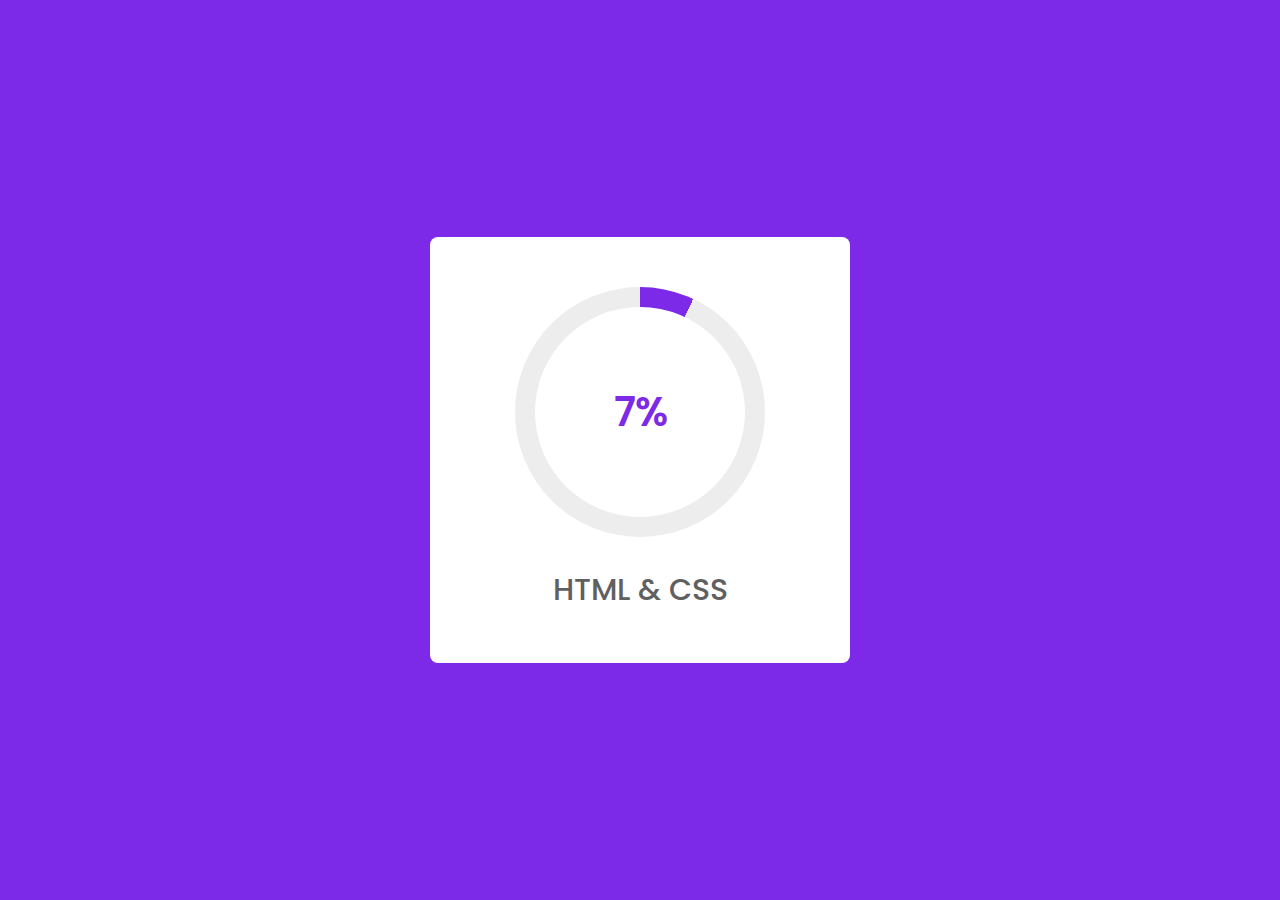
<file: Barra de Progresso Circular/Index.html>
<!doctype html>
    <html lang="en">
    <head>
        <meta charset="UTF-8">
        <meta http-equiv="X-UA-Compatible" content="IE=edge">
        <meta name="viewport" content="width=device-width, initial-scale=1.0">
        <title> Carregamento | Eldodev </title>

        <!-- CSS -->
        <link rel="stylesheet" href="css/style.css">
                                        
    </head>
    <body>
        <div class="container">
            <div class="circular-progress">
                <span class="progress-value">0%</span>
            </div>

            <span class="text">HTML &amp; CSS</span>
        </div>

        <!-- JavaScript -->
        <script src="js/script.js"></script>
    
</body></html>
</file>
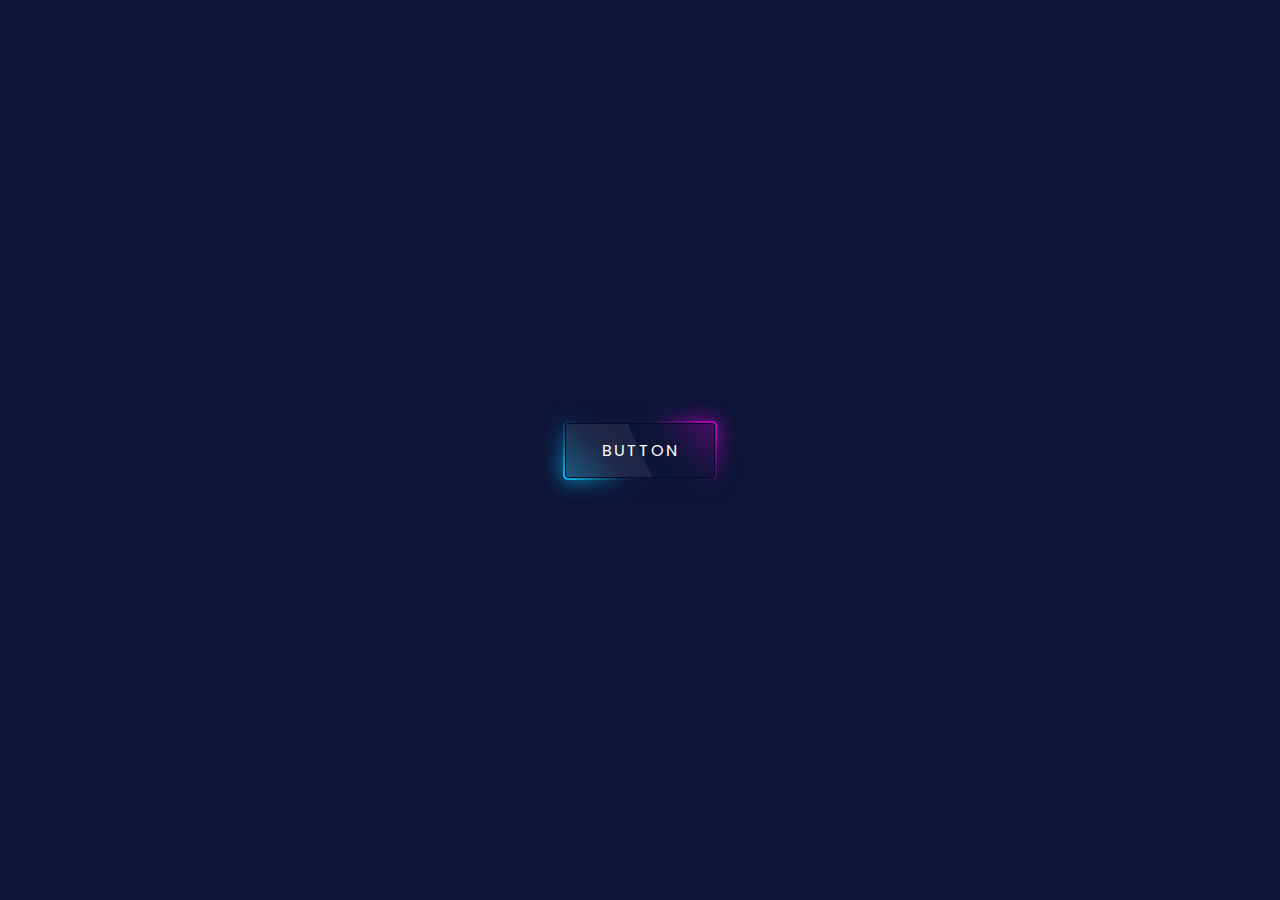
<file: Butao Neon/index.html>
<!doctype html>
<html lang="en">
<head>
  <meta charset="UTF-8">
  <title>Glowing Neon Button</title>
  <link rel="stylesheet" href="./style.css">

</head>
<body>
  <a href="#">
      <i></i>
      <i></i>
      <span>Button</span>
  </a>
<!-- partial -->
  <script src="./script.js"></script>


</body></html>
</file>
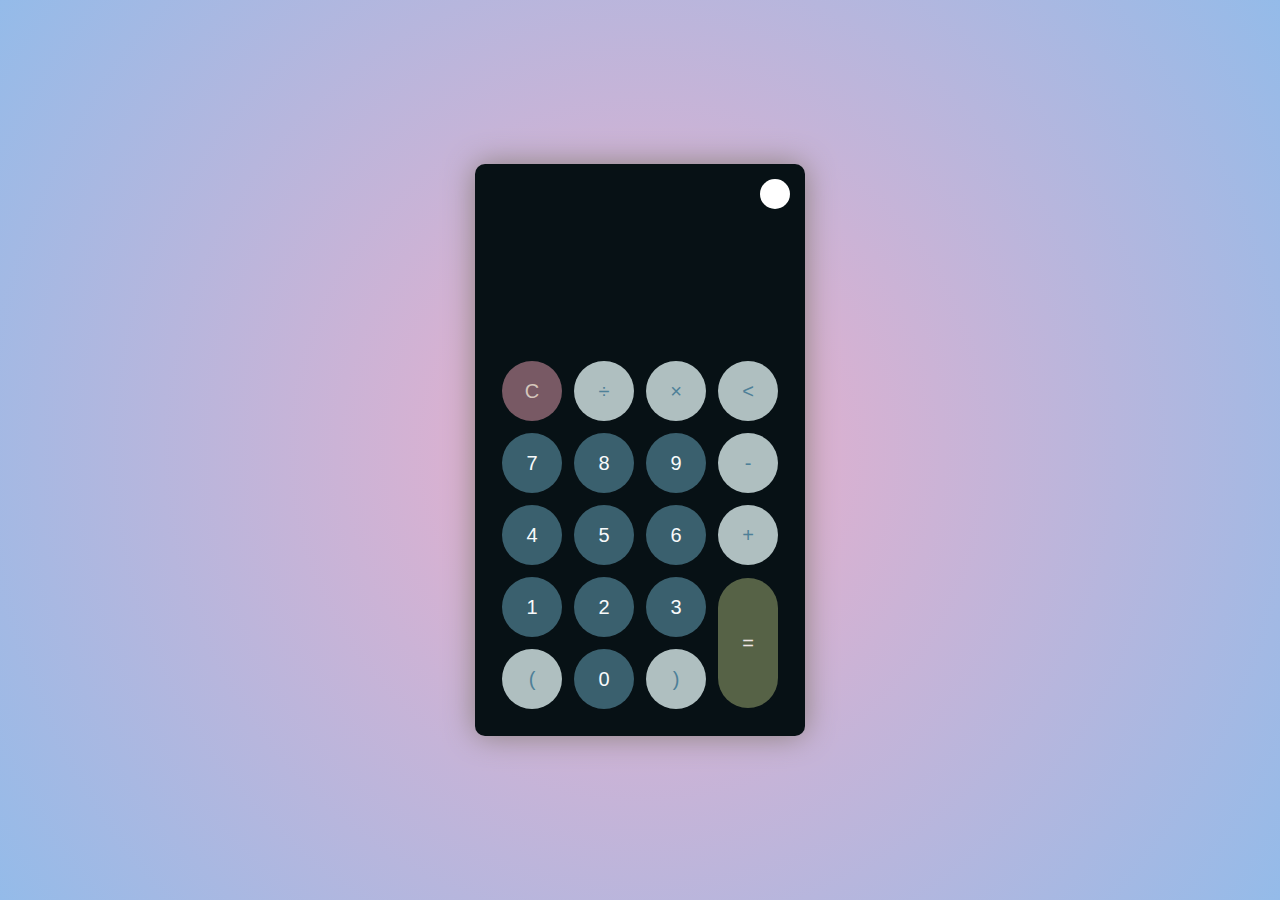
<file: Calculadora - Escuro e Claro/index.html>
<!DOCTYPE html>
<html lang="en" >
<head>
  <meta charset="UTF-8">
  <title>Calculadora com tema Dark &amp; Light | Eldodev</title>
  <link rel="stylesheet" href="./style.css">

</head>
<body>

<div class="container">
  <div class="calculator dark">
    <div class="theme-toggler active">
      <i class="toggler-icon"></i>
    </div>
    <div class="display-screen">
      <div id="display"></div>
    </div>
    <div class="buttons">
      <table>
        <tr>
          <td><button class="btn-operator" id="clear">C</button></td>
          <td><button class="btn-operator" id="/">&divide;</button></td>
          <td><button class="btn-operator" id="*">&times;</button></td>
          <td><button class="btn-operator" id="backspace"><</button></td>
        </tr>
        <tr>
          <td><button class="btn-number" id="7">7</button></td>
          <td><button class="btn-number" id="8">8</button></td>
          <td><button class="btn-number" id="9">9</button></td>
          <td><button class="btn-operator" id="-">-</button></td>
        </tr>
        <tr>
          <td><button class="btn-number" id="4">4</button></td>
          <td><button class="btn-number" id="5">5</button></td>
          <td><button class="btn-number" id="6">6</button></td>
          <td><button class="btn-operator" id="+">+</button></td>
        </tr>
        <tr>
          <td><button class="btn-number" id="1">1</button></td>
          <td><button class="btn-number" id="2">2</button></td>
          <td><button class="btn-number" id="3">3</button></td>
          <td rowspan="2"><button class="btn-equal" id="equal">=</button></td>
        </tr>
        <tr>
          <td><button class="btn-operator" id="(">(</button></td>
          <td><button class="btn-number" id="0">0</button></td>
          <td><button class="btn-operator" id=")">)</button></td>
        </tr>
      </table>
    </div>
  </div>
</div>
  <script  src="./script.js"></script>

</body>
</html>
</file>
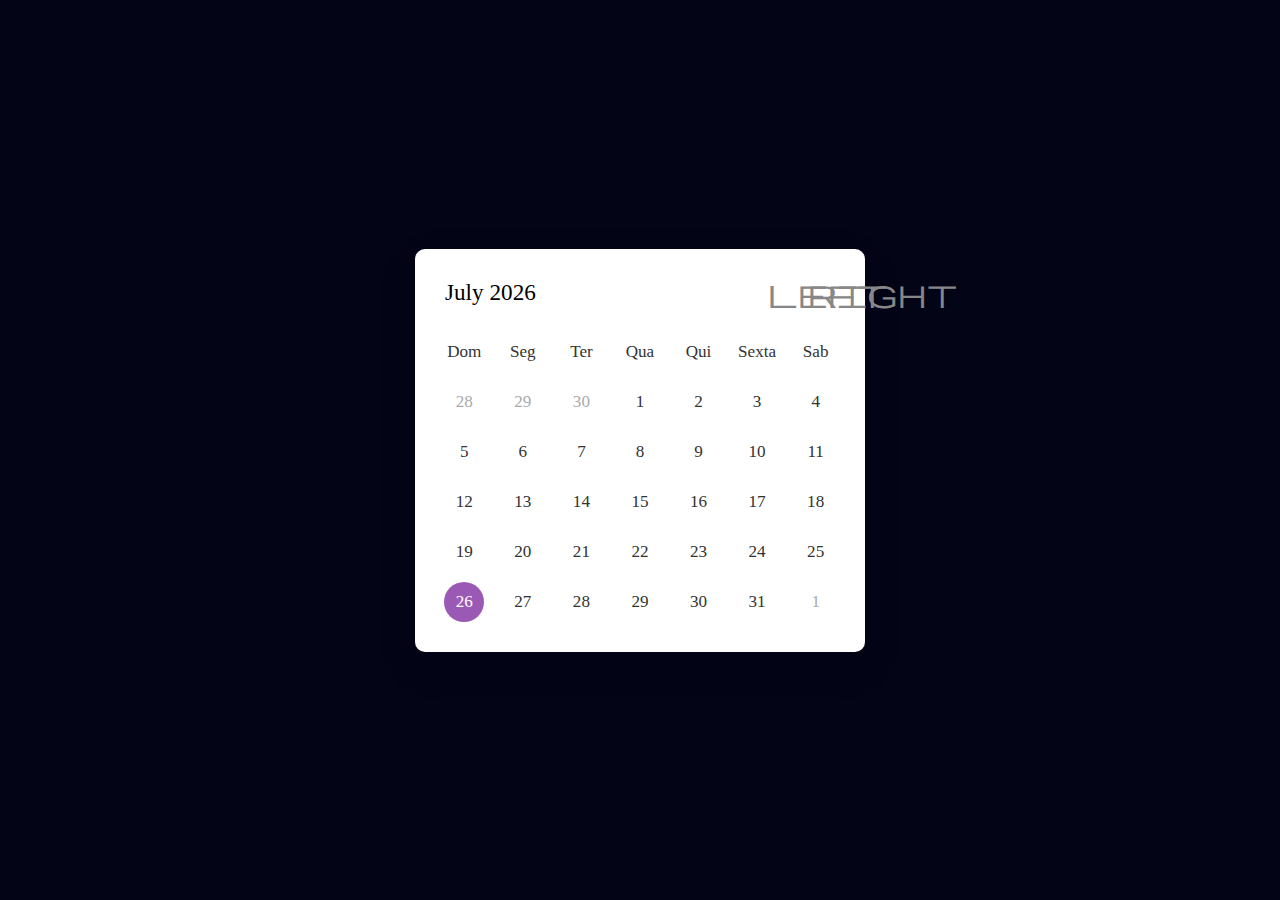
<file: Calendário JavaScript/index.html>
<!DOCTYPE html>
<html lang="en" dir="ltr">
  <head>
    <meta charset="utf-8">
    <title>Dynamic Calendar JavaScript | Eldodev</title>
    <link rel="stylesheet" href="style.css">
    <meta name="viewport" content="width=device-width, initial-scale=1.0">
    <!-- Google Font Link for Icons -->
    <link rel="stylesheet" href="https://fonts.googleapis.com/css2?family=Material+Symbols+Rounded:opsz,wght,FILL,GRAD@20..48,100..700,0..1,-50..200">
    <script src="script.js" defer></script>
  </head>
  <body>
    <div class="wrapper">
      <header>
        <p class="current-date"></p>
        <div class="icons">
          <span id="prev" class="material-symbols-rounded">left</span>
          <span id="next" class="material-symbols-rounded">right</span>
        </div>
      </header>
      <div class="calendar">
        <ul class="weeks">
          <li>Dom</li>
          <li>Seg</li>
          <li>Ter</li>
          <li>Qua</li>
          <li>Qui</li>
          <li>Sexta</li>
          <li>Sab</li>
        </ul>
        <ul class="days"></ul>
      </div>
    </div>
    
  </body>
</html>
</file>
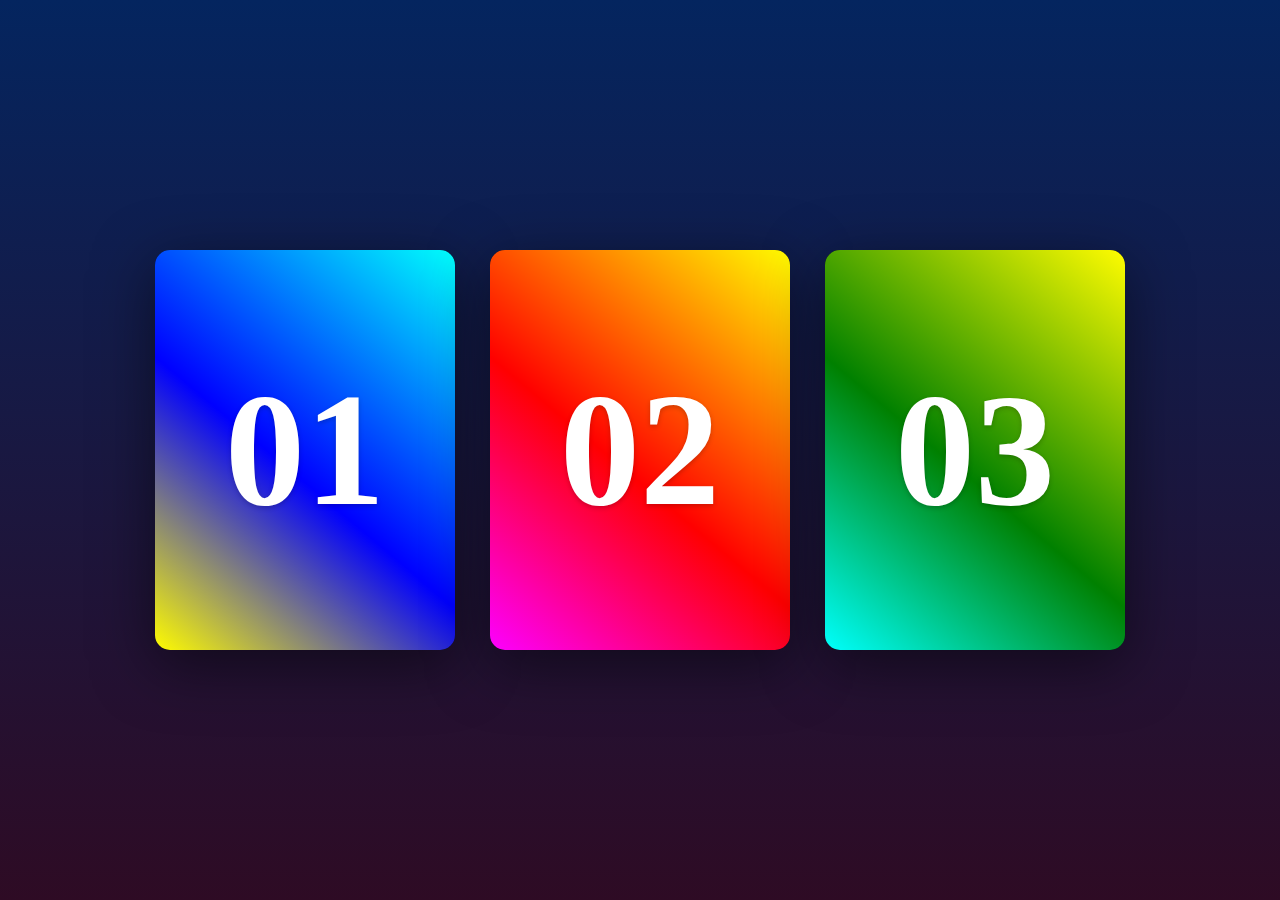
<file: Cartão com Efeito de Passar o Mouse V2/index.html>
<!DOCTYPE html>
<html lang="en" >
<head>
  <meta charset="UTF-8">
  <title>Cards Hover Effect -&gt; HTML &amp; CSS| Eldodev </title>
  <link rel="stylesheet" href="./style.css">

</head>
<body>
<div class="container">

  <div class="card">
    <div class="face face1">
      <div class="content">
        <span class="stars"></span>
        <h2 class="java">Java</h2>
        <p class="java">Java is a class-based, object-oriented programming language that is designed to have as few implementation dependencies as possible.</p>
      </div>
    </div>
    <div class="face face2">
      <h2>01</h2>
    </div>
  </div>

  <div class="card">
    <div class="face face1">
      <div class="content">
        <span class="stars"></span>
        <h2 class="python">Python</h2>
        <p class="python">Python is an interpreted, high-level and general-purpose programming language.</p>
      </div>
    </div>
    <div class="face face2">
      <h2>02</h2>
    </div>
  </div>

  <div class="card">
    <div class="face face1">
      <div class="content">
        <span class="stars"></span>
        <h2 class="cSharp">C#</h2>
        <p class="cSharp">C# is a general-purpose, multi-paradigm programming language encompassing static typing, strong typing, lexically scoped and component-oriented programming disciplines.</p>
      </div>
    </div>
    <div class="face face2">
      <h2>03</h2>
    </div>
  </div>
</div>
</body>
</html>
</file>
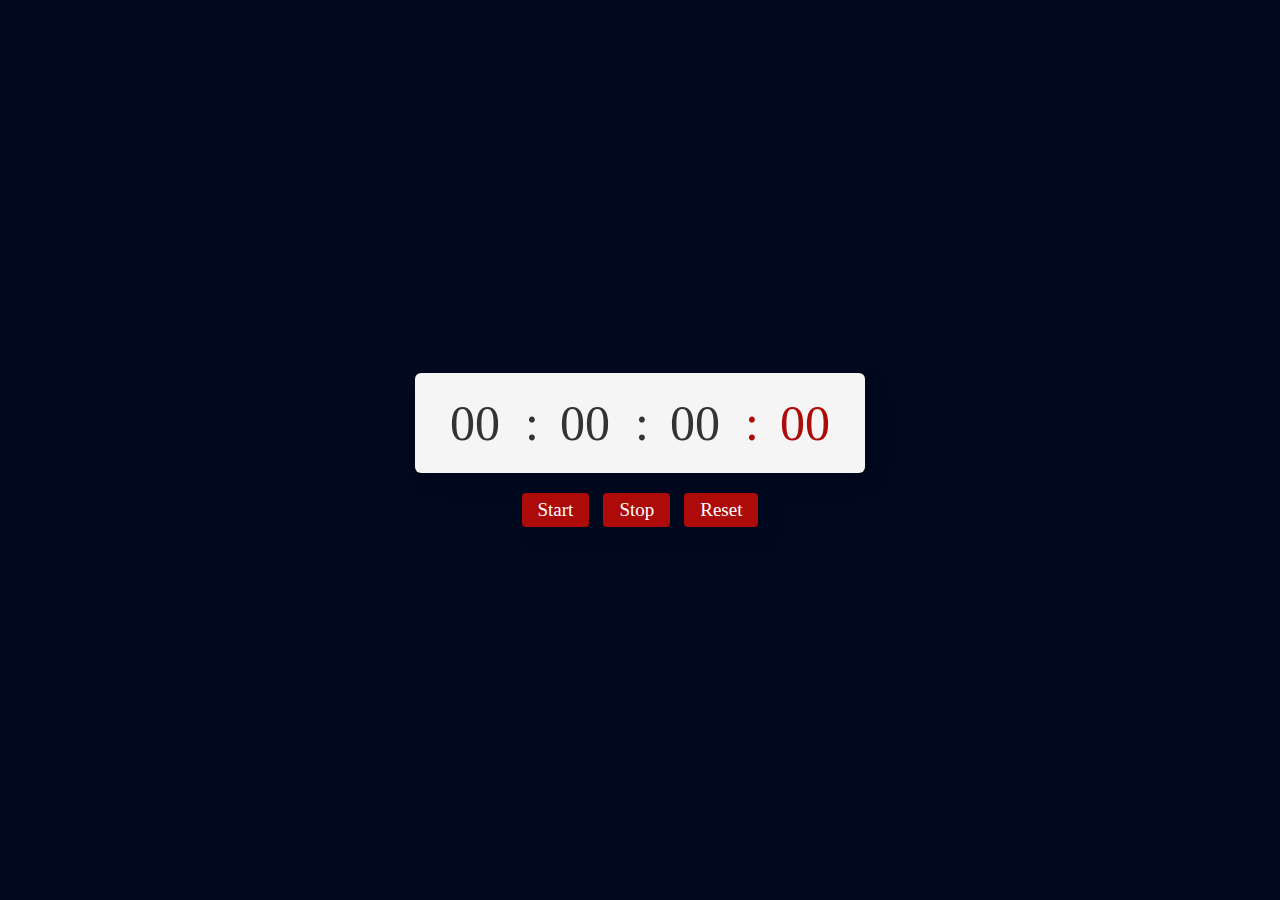
<file: Cronômetro/index.html>
<!DOCTYPE html>
<html lang="en" >
<head>
  <meta charset="UTF-8">
  <title>Temporizador | Eldodev</title>
  <link rel="stylesheet" href="./style.css">

</head>
<body>

<div class="wrapper">

  <div class="time">
    <span class="hour">00</span>
    <span class="colon">:</span>
    <span class="minute">00</span>
    <span class="colon">:</span>
    <span class="second">00</span>
    <span class="colon ms-colon">:</span>
    <span class="millisecond">00</span>
  </div>

  <div class="buttons">
    <button class="start">Start</button>
    <button class="stop">Stop</button>
    <button class="reset">Reset</button>
  </div>

</div>

  <script  src="./script.js"></script>

</body>
</html>
</file>
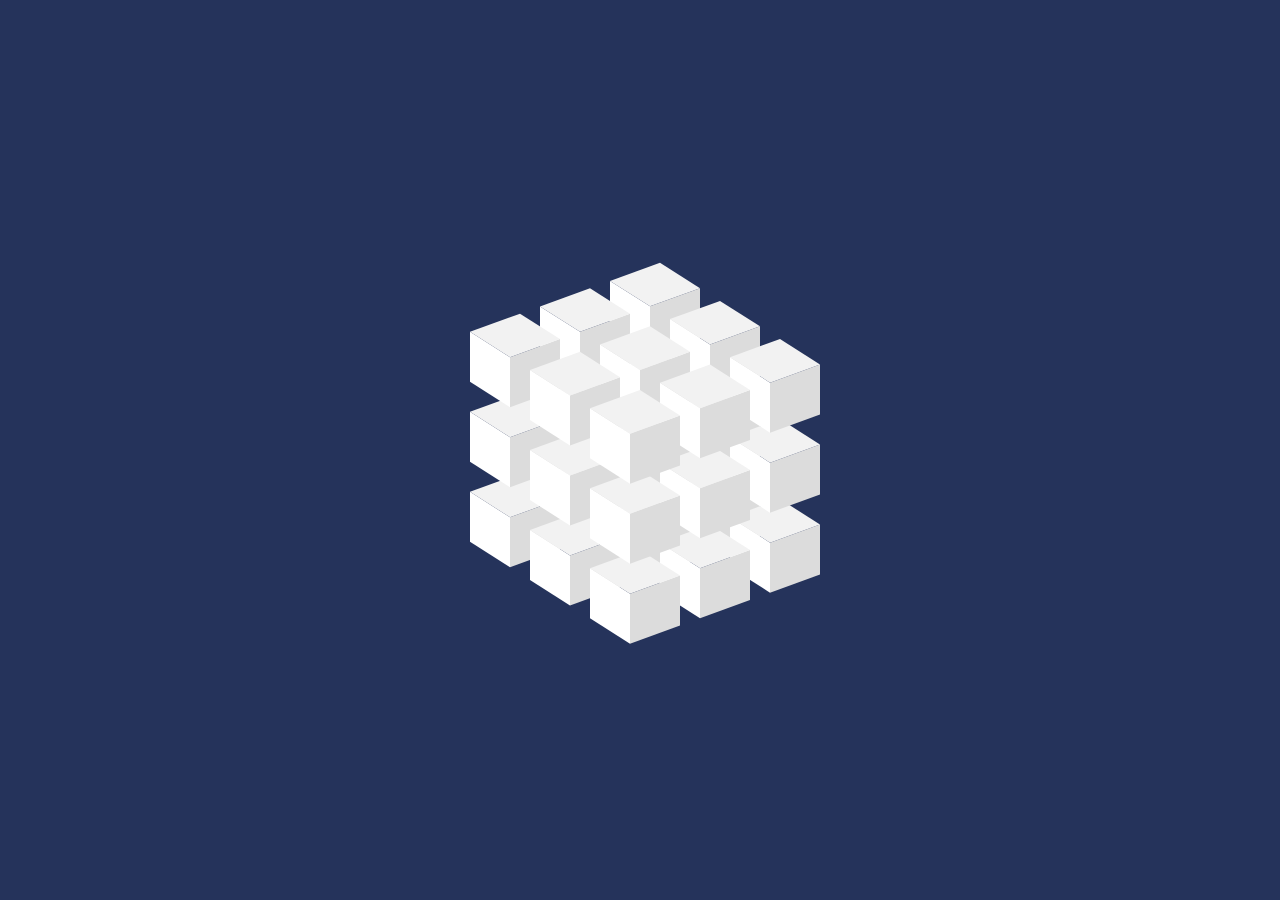
<file: Cubo Hover CSS/index.html>
<!DOCTYPE html>
<html lang="en" >
<head>
  <meta charset="UTF-8">
  <title>Cubo Hover | Eldodev</title>
  <link rel="stylesheet" href="./style.css">

</head>
<body>

<div class="container">
	<div class="cube">
		<div style="--x:-1; --y:0;">
			<span style="--i:3;"></span>
			<span style="--i:2;"></span>
			<span style="--i:1;"></span>
		</div>
		<div style="--x:0; --y:0;">
			<span style="--i:3;"></span>
			<span style="--i:2;"></span>
			<span style="--i:1;"></span>
		</div>
		<div style="--x:1; --y:0;">
			<span style="--i:3;"></span>
			<span style="--i:2;"></span>
			<span style="--i:1;"></span>
		</div>
	</div>
	<div class="cube">
		<div style="--x:-1; --y:0;">
			<span style="--i:3;"></span>
			<span style="--i:2;"></span>
			<span style="--i:1;"></span>
		</div>
		<div style="--x:0; --y:0;">
			<span style="--i:3;"></span>
			<span style="--i:2;"></span>
			<span style="--i:1;"></span>
		</div>
		<div style="--x:1; --y:0;">
			<span style="--i:3;"></span>
			<span style="--i:2;"></span>
			<span style="--i:1;"></span>
		</div>
	</div>
	<div class="cube">
		<div style="--x:-1; --y:0;">
			<span style="--i:3;"></span>
			<span style="--i:2;"></span>
			<span style="--i:1;"></span>
		</div>
		<div style="--x:0; --y:0;">
			<span style="--i:3;"></span>
			<span style="--i:2;"></span>
			<span style="--i:1;"></span>
		</div>
		<div style="--x:1; --y:0;">
			<span style="--i:3;"></span>
			<span style="--i:2;"></span>
			<span style="--i:1;"></span>
		</div>
	</div>
</div>

  
</body>
</html>
</file>
<file: Barra de Progresso Circular/css/style.css>
/* Google Fonts - Poppins */
@import url('https://fonts.googleapis.com/css2?family=Poppins:wght@300;400;500;600;700&display=swap');

*{
    margin: 0;
    padding: 0;
    box-sizing: border-box;
    font-family: 'Poppins', sans-serif;
}
body{
    height: 100vh;
    display: flex;
    align-items: center;
    justify-content: center;
    background: #7d2ae8;
}
.container{
    display: flex;
    width: 420px;
    padding: 50px 0;
    border-radius: 8px;
    background: #fff;
    row-gap: 30px;
    flex-direction: column;
    align-items: center;
}
.circular-progress{
    position: relative;
    height: 250px;
    width: 250px;
    border-radius: 50%;
    background: conic-gradient(#7d2ae8 3.6deg, #ededed 0deg);
    display: flex;
    align-items: center;
    justify-content: center;
}
.circular-progress::before{
    content: "";
    position: absolute;
    height: 210px;
    width: 210px;
    border-radius: 50%;
    background-color: #fff;
}
.progress-value{
    position: relative;
    font-size: 40px;
    font-weight: 600;
    color: #7d2ae8;
}
.text{
    font-size: 30px;
    font-weight: 500;
    color: #606060;
}
</file>
<file: Butao Neon/style.css>
@import url('https://fonts.googleapis.com/css2?family=Poppins:wght@100;200;300;400;500;600;700;800;900&display=swap');

*
{
    margin: 0;
    padding: 0;
    box-sizing: border-box;
    font-family: 'Poppins', sans-serif;
}
:root
{
    --x:45deg;
}
body
{
    display: flex;
    justify-content: center;
    align-items: center;
    min-height: 100vh;
    background: #0e1538;
}
a
{
    position: relative;
    width: 150px;
    height: 55px;
    display: inline-block;
    border-radius: 5px;
}
a i
{
    position: absolute;
    inset: -2px;
    display: block;
    background: #f00;
    border-radius: 5px;
}
a i,
a i:nth-child(2)
{
    background: linear-gradient(var(--x),#00ccff,#0e1538,#0e1538,#d400d4);
}
a i:nth-child(2)
{
    filter: blur(10px);
}
a span
{
    position: absolute;
    top: 0;
    left: 0;
    width: 100%;
    height: 100%;
    display: flex;
    justify-content: center;
    align-items: center;
    text-transform: uppercase;
    color: #fff;
    letter-spacing: 2px;
    border: 1px solid #040a29;
    border-radius: 3px;
    background: rgba(14,21,56,0.65);
    overflow: hidden;
}
a span::before
{
    content: '';
    position: absolute;
    top: 0;
    left: -50%;
    width: 100%;
    height: 100%;
    background: rgba(255,255,255,0.075);
    transform: skewX(25deg);
}
</file>
<file: Calculadora - Escuro e Claro/style.css>
/*copywrite.eldodev
  &copy; eldo.dev - Todos os direitos reservados!
*/
* {
  padding: 0;
  margin: 0;
  box-sizing: border-box;
  outline: 0;
  transition: all 0.5s ease;
}
body {
  font-family: sans-serif;
}
a {
  text-decoration: none;
  color: #fff;
}
body {
  background: rgb(238, 174, 202);
  background: radial-gradient(
    circle,
    rgba(238, 174, 202, 1) 0%,
    rgba(148, 187, 233, 1) 100%
  );
}
.container {
  height: 100vh;
  width: 100vw;
  display: grid;
  place-items: center;
}
.calculator {
  position: relative;
  height: auto;
  width: auto;
  padding: 20px;
  border-radius: 10px;
  box-shadow: 0 0 30px #8a817c;
}
.theme-toggler {
  position: absolute;
  top: 30px;
  right: 30px;
  color: #fff;
  cursor: pointer;
  z-index: 1;
}
.theme-toggler.active {
  color: #333;
}
.theme-toggler.active::before {
  background-color: #fff;
}
.theme-toggler::before {
  content: "";
  height: 30px;
  width: 30px;
  position: absolute;
  top: 50%;
  transform: translate(-50%, -50%);
  border-radius: 50%;
  background-color: #333;
  z-index: -1;
}
#display {
  margin: 0 10px;
  height: 150px;
  width: auto;
  max-width: 270px;
  display: flex;
  align-items: flex-end;
  justify-content: flex-end;
  font-size: 30px;
  margin-bottom: 20px;
  overflow-x: scroll;
}
#display::-webkit-scrollbar {
  display: block;
  height: 3px;
}
button {
  height: 60px;
  width: 60px;
  border: 0;
  border-radius: 30px;
  margin: 5px;
  font-size: 20px;
  cursor: pointer;
  transition: all 200ms ease;
}
button:hover {
  transform: scale(1.1);
}
button#equal {
  height: 130px;
}
/* light theme */
.calculator {
  background-color: #fbfefb;
}
.calculator #display {
  color: #0a1e23;
}
.calculator button#clear {
  background-color: #db7f8e;
  color: #ffdbda;
}
.calculator button.btn-number {
  background-color: #339989;
  color: #7de2d1;
}
.calculator button.btn-operator {
  background-color: #b6a6ca;
  color: #f1e4f3;
}
.calculator button.btn-equal {
  background-color: #19647e;
  color: #eee5e5;
}
/* dark theme */
.calculator.dark {
  background-color: #071115;
}
.calculator.dark #display {
  color: #f8fafd;
}
.calculator.dark button#clear {
  background-color: #785964;
  color: #d5c7bc;
}
.calculator.dark button.btn-number {
  background-color: #3a606e;
  color: #f8fafb;
}
.calculator.dark button.btn-operator {
  background-color: #afbfc0;
  color: #4e8098;
}
.calculator.dark button.btn-equal {
  background-color: #566246;
}
</file>
<file: Calendário JavaScript/style.css>
/*copywrite.eldodev
  &copy; eldo.dev - Todos os direitos reservados!
*//* Import Google font - Poppins */
@import url('https://fonts.googleapis.com/css2?family=Poppins:wght@400;500;600&display=swap');
*{
  margin: 0;
  padding: 0;
  box-sizing: border-box;
  font-family: Cambria, Cochin, Georgia, Times, 'Times New Roman', serif;
}
body{
  display: flex;
  align-items: center;
  padding: 0 10px;
  justify-content: center;
  min-height: 100vh;
  background: rgb(3, 4, 22);
}
.wrapper{
  width: 450px;
  background: #fff;
  border-radius: 10px;
  box-shadow: 0 15px 40px rgba(0,0,0,0.12);
}
.wrapper header{
  display: flex;
  align-items: center;
  padding: 25px 30px 10px;
  justify-content: space-between;
}
header .icons{
  display: flex;
}
header .icons span{
  height: 38px;
  width: 38px;
  margin: 0 1px;
  cursor: pointer;
  color: #878787;
  text-align: center;
  line-height: 38px;
  font-size: 1.9rem;
  user-select: none;
  border-radius: 50%;
}
.icons span:last-child{
  margin-right: -10px;
}
header .icons span:hover{
  background: #f2f2f2;
}
header .current-date{
  font-size: 1.45rem;
  font-weight: 500;
}
.calendar{
  padding: 20px;
}
.calendar ul{
  display: flex;
  flex-wrap: wrap;
  list-style: none;
  text-align: center;
}
.calendar .days{
  margin-bottom: 20px;
}
.calendar li{
  color: #333;
  width: calc(100% / 7);
  font-size: 1.07rem;
}
.calendar .weeks li{
  font-weight: 500;
  cursor: default;
}
.calendar .days li{
  z-index: 1;
  cursor: pointer;
  position: relative;
  margin-top: 30px;
}
.days li.inactive{
  color: #aaa;
}
.days li.active{
  color: #fff;
}
.days li::before{
  position: absolute;
  content: "";
  left: 50%;
  top: 50%;
  height: 40px;
  width: 40px;
  z-index: -1;
  border-radius: 50%;
  transform: translate(-50%, -50%);
}
.days li.active::before{
  background: #9B59B6;
}
.days li:not(.active):hover::before{
  background: #f2f2f2;
}
</file>
<file: Cartão com Efeito de Passar o Mouse V2/style.css>
/*copywrite.eldodev
  &copy; eldo.dev - Todos os direitos reservados!
*/

@import url("https://fonts.googleapis.com/css2?family=Righteous&display=swap");
body {
  margin: 0;
  padding: 0;
  display: flex;
  justify-content: center;
  align-items: center;
  font-family: Cambria, Cochin, Georgia, Times, 'Times New Roman', serif;
  min-height: 100vh;
  background-color: #03112b;
  background-image: linear-gradient(180deg, #04255f 0%, #2e0b24 100%);
}
body .container {
  max-width: 100vw;
  display: grid;
  grid-template-columns: repeat(auto-fit, minmax(300px, 1fr));
  grid-gap: 35px;
  margin: 0 auto;
  padding: 40px 0;
}
body .container .card {
  position: relative;
  width: 300px;
  height: 400px;
  margin: 0 auto;
  background: rgb(2, 2, 24);
  border-radius: 15px;
  box-shadow: 0 15px 60px rgba(0, 0, 0, 0.5);
}
body .container .card .face {
  position: absolute;
  bottom: 0;
  left: 0;
  width: 100%;
  height: 100%;
  display: flex;
  justify-content: center;
  align-items: center;
}
body .container .card .face.face1 {
  box-sizing: border-box;
  padding: 20px;
}
body .container .card .face.face1 h2 {
  margin: 0;
  padding: 0;
}
body .container .card .face.face1 .java {
  background-color: #fffc00;
  -webkit-background-clip: text;
  -webkit-text-fill-color: transparent;
}
body .container .card .face.face1 .python {
  background-color: rgb(136, 17, 17);
  -webkit-background-clip: text;
  -webkit-text-fill-color: transparent;
}
body .container .card .face.face1 .cSharp {
  background-color: rgb(0, 0, 236);
  -webkit-background-clip: text;
  -webkit-text-fill-color: transparent;
}
body .container .card .face.face2 {
  transition: 0.5s;
}
body .container .card .face.face2 h2 {
  margin: 0;
  padding: 0;
  font-size: 10em;
  color: #fff;
  transition: 0.5s;
  text-shadow: 0 2px 5px rgba(0, 0, 0, 0.2);
  z-index: 10;
}
body .container .card:hover .face.face2 {
  height: 60px;
}
body .container .card:hover .face.face2 h2 {
  font-size: 2em;
}
body .container .card:nth-child(1) .face.face2 {
  background-image: linear-gradient(40deg, #fffc00 0%, blue 45%, #00fffc 100%);
  border-radius: 15px;
}
body .container .card:nth-child(2) .face.face2 {
  background-image: linear-gradient(40deg, #fc00ff 0%, red 45%, #fffc00 100%);
  border-radius: 15px;
}
body .container .card:nth-child(3) .face.face2 {
  background-image: linear-gradient(40deg, #00fffc 0%, green 45%, #fffc00 100%);
  border-radius: 15px;
}
</file>
<file: Cronômetro/style.css>
/*copywrite.eldodev
  &copy; eldo.dev - Todos os direitos reservados!
*/

/* Google fonts import link */
@import url("https://fonts.googleapis.com/css2?family=Poppins:wght@200;300;400;500;600;700&display=swap");
* {
  margin: 0;
  padding: 0;
  box-sizing: border-box;
  font-family: Cambria, Cochin, Georgia, Times, 'Times New Roman', serif;
}
body {
  height: 100vh;
  display: flex;
  align-items: center;
  justify-content: center;
  background: #01091f;
}
.wrapper {
  user-select: none;
}
.wrapper .time {
  height: 100px;
  background: whitesmoke;
  display: flex;
  align-items: center;
  justify-content: center;
  border-radius: 6px;
  box-shadow: 10px 10px 20px rgba(0, 0, 0, 0.09);
  padding: 0 10px;
}
.wrapper .time span {
  width: 100px;
  text-align: center;
  font-size: 50px;
  font-weight: 500;
  color: #333;
}
.time span.colon {
  width: 10px;
}
.time span.ms-colon,
.time span.millisecond {
  color: rgb(173, 10, 10);
}
.wrapper .buttons {
  text-align: center;
  margin-top: 20px;
}
.buttons button {
  padding: 6px 16px;
  outline: none;
  border: none;
  margin: 0 5px;
  color: white;
  background: rgb(173, 10, 10);
  font-size: 19px;
  font-weight: 500;
  border-radius: 4px;
  cursor: pointer;
  box-shadow: 10px 10px 20px rgba(0, 0, 0, 0.09);
}
.buttons button.active,
.buttons button.stopActive {
  pointer-events: none;
  opacity: 0.7;
}
</file>
<file: Cubo Hover CSS/style.css>
* {
  margin: 0;
  padding: 0;
  box-sizing: border-box;
}

body {
  display: flex;
  justify-content: center;
  align-items: center;
  min-height: 100vh;
  background: #25335b;
}

@keyframes animate {
  0% {
    filter: hue-rotate(0deg);
  }
  100% {
    filter: hue-rotate(360deg);
  }
}
.container {
  position: relative;
  top: -80px;
  transform: skewY(-20deg);
  animation: animate 5s linear infinite;
}
.container .cube {
  position: relative;
  z-index: 2;
}
.container .cube:nth-child(2) {
  z-index: 1;
  translate: -60px -60px;
}
.container .cube:nth-child(3) {
  z-index: 3;
  translate: 60px 60px;
}
.container .cube div {
  position: absolute;
  display: flex;
  flex-direction: column;
  gap: 30px;
  translate: calc(-70px * var(--x)) calc(-60px * var(--y));
}
.container .cube div span {
  position: relative;
  display: inline-block;
  width: 50px;
  height: 50px;
  background: #dcdcdc;
  z-index: calc(1 * var(--i));
  transition: 1.5s;
}
.container .cube div span:hover {
  transition: 0s;
  background: #ef4149;
  filter: drop-shadow(0 0 30px #ef4149);
}
.container .cube div span:hover:before, .container .cube div span:hover:after {
  transition: 0s;
  background: #ef4149;
}
.container .cube div span:before {
  content: "";
  position: absolute;
  left: -40px;
  width: 40px;
  height: 100%;
  background: #fff;
  transform-origin: right;
  transform: skewY(45deg);
  transition: 1.5s;
}
.container .cube div span:after {
  content: "";
  position: absolute;
  top: -40px;
  left: 0px;
  width: 100%;
  height: 40px;
  background: #f2f2f2;
  transform-origin: bottom;
  transform: skewX(45deg);
  transition: 1.5s;
}
</file>
